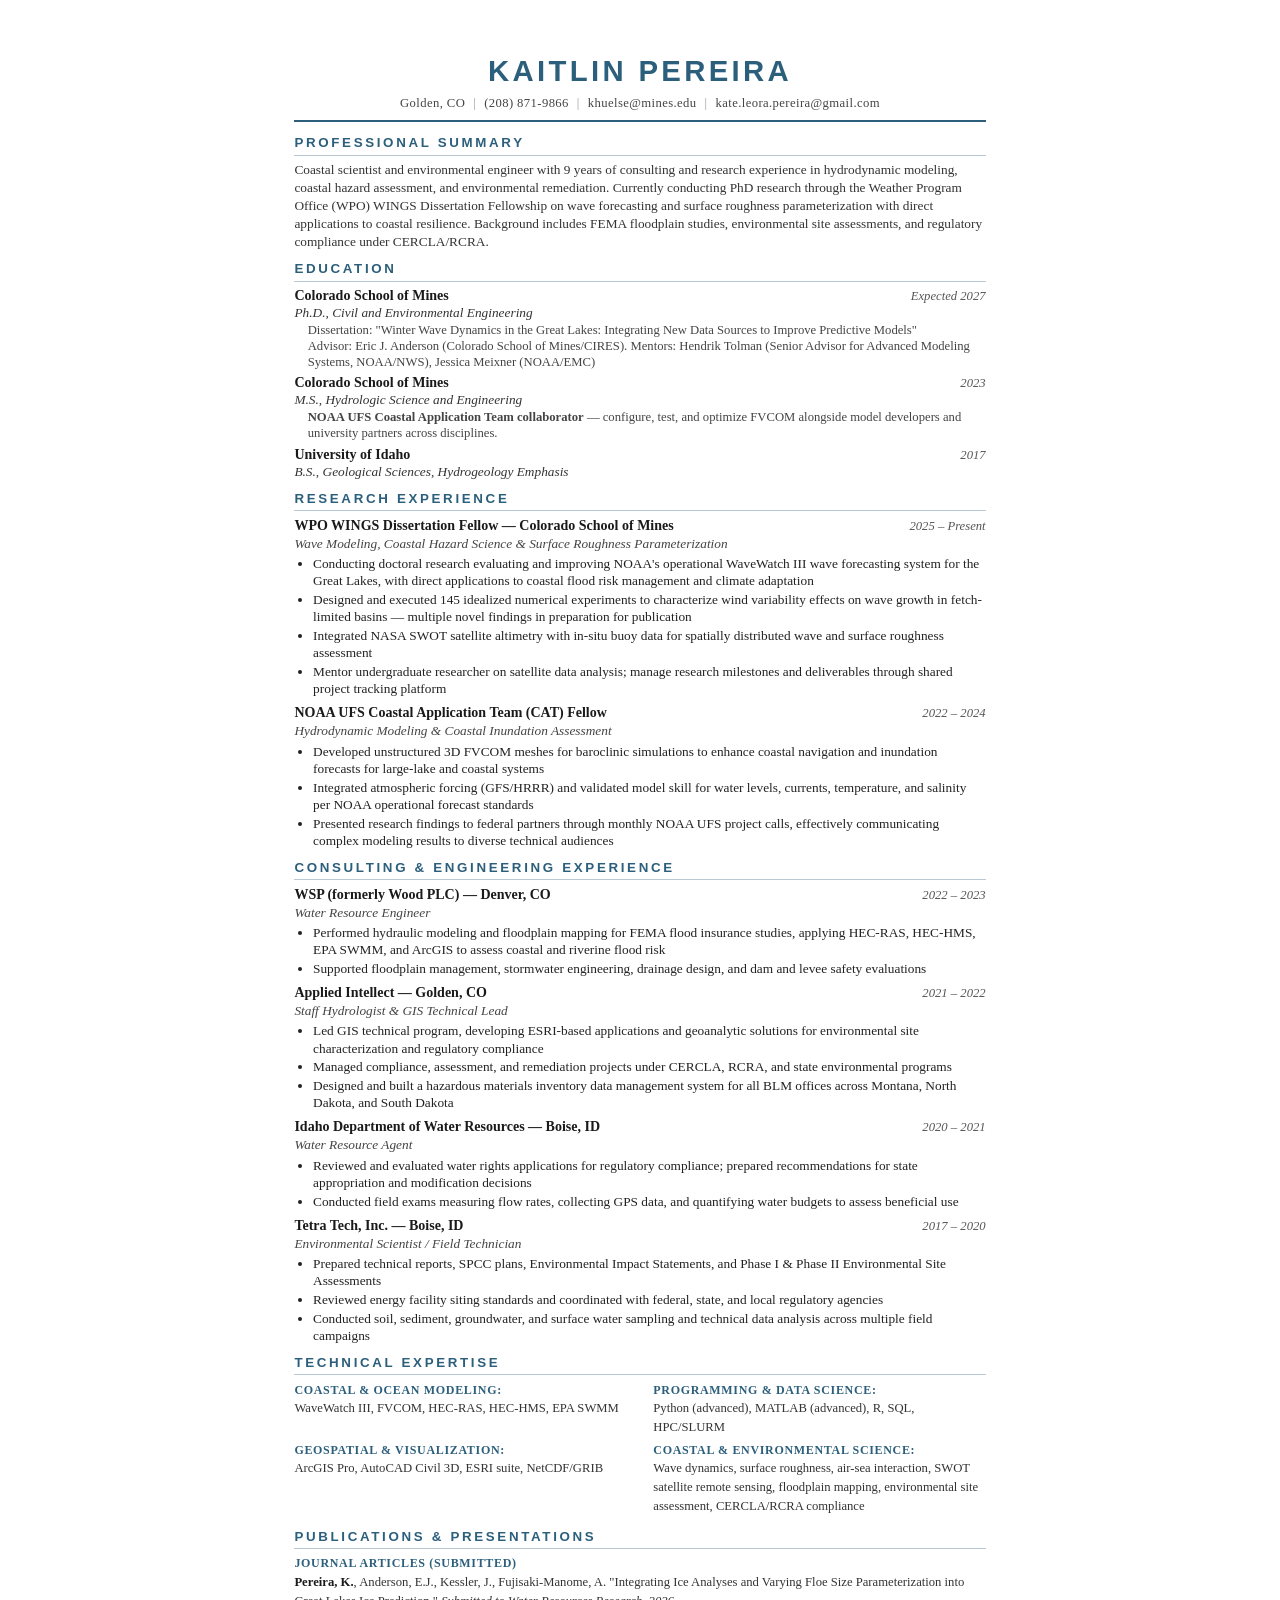
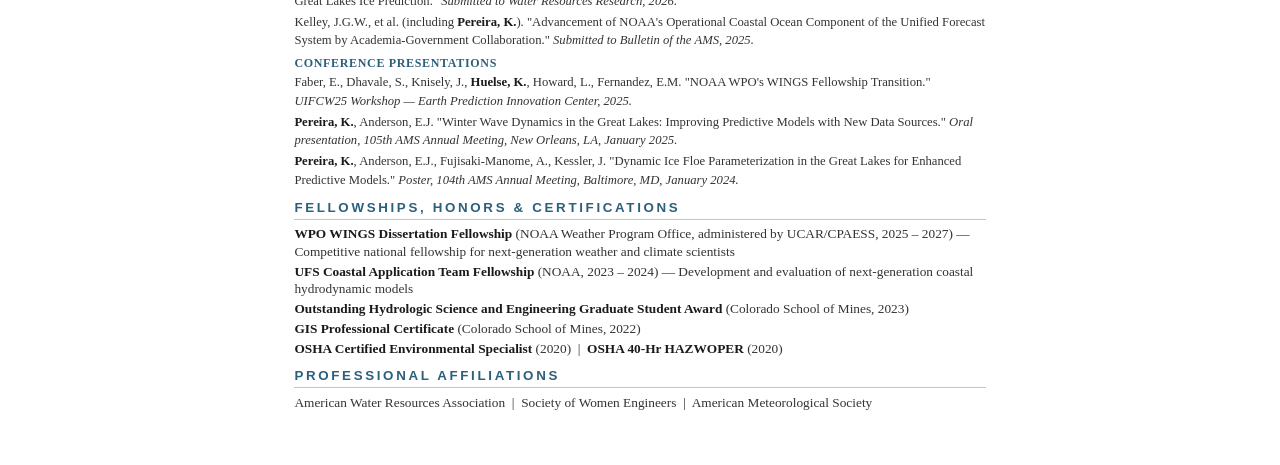
<file: static/files/resume.html>
<!DOCTYPE html>
<html lang="en">
<head>
<meta charset="UTF-8">
<meta name="viewport" content="width=device-width, initial-scale=1.0">
<title>Kaitlin Pereira - Resume</title>
<style>
  @page {
    margin: 0.55in 0.65in;
    size: letter;
  }
  * {
    margin: 0;
    padding: 0;
    box-sizing: border-box;
  }
  body {
    font-family: 'Garamond', 'Georgia', 'Times New Roman', serif;
    color: #1a1a1a;
    line-height: 1.25;
    font-size: 10.5pt;
    max-width: 8.5in;
    margin: 0 auto;
    padding: 0.55in 0.65in;
    background: #fff;
    -webkit-print-color-adjust: exact;
    print-color-adjust: exact;
  }

  /* ── Header ── */
  .header {
    text-align: center;
    margin-bottom: 10pt;
    padding-bottom: 6pt;
    border-bottom: 1.5pt solid #2c5f7c;
  }
  .header h1 {
    font-family: 'Helvetica Neue', 'Arial', sans-serif;
    font-size: 22pt;
    font-weight: 600;
    letter-spacing: 2.5pt;
    color: #2c5f7c;
    text-transform: uppercase;
    margin-bottom: 5pt;
  }
  .header .contact {
    font-size: 9.5pt;
    color: #444;
    letter-spacing: 0.3pt;
  }
  .header .contact a {
    color: #444;
    text-decoration: none;
  }
  .header .contact .sep {
    margin: 0 6pt;
    color: #999;
  }

  /* ── Section Headings ── */
  .section-title {
    font-family: 'Helvetica Neue', 'Arial', sans-serif;
    font-size: 10pt;
    font-weight: 600;
    text-transform: uppercase;
    letter-spacing: 2pt;
    color: #2c5f7c;
    border-bottom: 0.75pt solid #b8c9d4;
    padding-bottom: 2pt;
    margin-top: 8pt;
    margin-bottom: 4pt;
  }

  /* ── Professional Summary ── */
  .summary {
    font-size: 10pt;
    line-height: 1.35;
    color: #333;
    margin-bottom: 2pt;
  }

  /* ── Entries ── */
  .entry {
    margin-bottom: 5pt;
  }
  .entry-header {
    display: flex;
    justify-content: space-between;
    align-items: baseline;
    margin-bottom: 1pt;
  }
  .entry-title {
    font-weight: 700;
    font-size: 10.5pt;
    color: #1a1a1a;
  }
  .entry-date {
    font-size: 9.5pt;
    color: #555;
    white-space: nowrap;
    font-style: italic;
  }
  .entry-subtitle {
    font-style: italic;
    font-size: 10pt;
    color: #444;
    margin-bottom: 2pt;
  }
  .entry-detail {
    font-size: 9.5pt;
    color: #444;
    font-style: italic;
    margin-bottom: 2pt;
  }

  /* ── Bullet Lists ── */
  ul {
    margin-left: 14pt;
    margin-top: 1pt;
  }
  li {
    font-size: 10pt;
    line-height: 1.3;
    margin-bottom: 1pt;
    color: #222;
  }

  /* ── Education ── */
  .edu-entry {
    margin-bottom: 3pt;
  }
  .edu-header {
    display: flex;
    justify-content: space-between;
    align-items: baseline;
  }
  .edu-school {
    font-weight: 700;
    font-size: 10.5pt;
  }
  .edu-date {
    font-size: 9.5pt;
    color: #555;
    font-style: italic;
  }
  .edu-degree {
    font-style: italic;
    font-size: 10pt;
    color: #333;
  }
  .edu-note {
    font-size: 9.5pt;
    color: #444;
    margin-left: 10pt;
    margin-top: 1pt;
  }

  /* ── Skills Grid ── */
  .skills-grid {
    display: grid;
    grid-template-columns: 1fr 1fr;
    gap: 1pt 20pt;
    margin-top: 2pt;
  }
  .skill-category {
    font-size: 10pt;
    line-height: 1.4;
    margin-bottom: 2pt;
  }
  .skill-label {
    font-weight: 700;
    color: #2c5f7c;
    font-size: 9pt;
    text-transform: uppercase;
    letter-spacing: 0.5pt;
  }
  .skill-items {
    color: #333;
    font-size: 9.5pt;
  }

  /* ── Compact lists for orgs/certs ── */
  .compact-list {
    font-size: 9.5pt;
    color: #333;
    line-height: 1.45;
  }
  .compact-list .item-title {
    font-weight: 600;
    color: #1a1a1a;
  }

  /* ── Two Column ── */
  .two-col {
    display: grid;
    grid-template-columns: 1fr 1fr;
    gap: 2pt 24pt;
  }

  /* ── Print ── */
  @media print {
    body {
      padding: 0;
      font-size: 10.5pt;
    }
    .section-title {
      page-break-after: avoid;
    }
    .entry {
      page-break-inside: avoid;
    }
  }
</style>
</head>
<body>

<!-- ════════════ HEADER ════════════ -->
<div class="header">
  <h1>Kaitlin Pereira</h1>
  <div class="contact">
    Golden, CO<span class="sep">|</span>(208) 871-9866<span class="sep">|</span>khuelse@mines.edu<span class="sep">|</span>kate.leora.pereira@gmail.com
  </div>
</div>

<!-- ════════════ PROFESSIONAL SUMMARY ════════════ -->
<div class="section-title">Professional Summary</div>
<div class="summary">
  Coastal scientist and environmental engineer with 9 years of consulting and research experience in hydrodynamic modeling, coastal hazard assessment, and environmental remediation. Currently conducting PhD research through the Weather Program Office (WPO) WINGS Dissertation Fellowship on wave forecasting and surface roughness parameterization with direct applications to coastal resilience. Background includes FEMA floodplain studies, environmental site assessments, and regulatory compliance under CERCLA/RCRA.
</div>

<!-- ════════════ EDUCATION ════════════ -->
<div class="section-title">Education</div>

<div class="edu-entry">
  <div class="edu-header">
    <span class="edu-school">Colorado School of Mines</span>
    <span class="edu-date">Expected 2027</span>
  </div>
  <div class="edu-degree">Ph.D., Civil and Environmental Engineering</div>
  <div class="edu-note">Dissertation: "Winter Wave Dynamics in the Great Lakes: Integrating New Data Sources to Improve Predictive Models"<br>
  Advisor: Eric J. Anderson (Colorado School of Mines/CIRES). Mentors: Hendrik Tolman (Senior Advisor for Advanced Modeling Systems, NOAA/NWS), Jessica Meixner (NOAA/EMC)</div>
</div>

<div class="edu-entry">
  <div class="edu-header">
    <span class="edu-school">Colorado School of Mines</span>
    <span class="edu-date">2023</span>
  </div>
  <div class="edu-degree">M.S., Hydrologic Science and Engineering</div>
  <div class="edu-note"><strong>NOAA UFS Coastal Application Team collaborator</strong> &mdash; configure, test, and optimize FVCOM alongside model developers and university partners across disciplines.</div>
</div>

<div class="edu-entry">
  <div class="edu-header">
    <span class="edu-school">University of Idaho</span>
    <span class="edu-date">2017</span>
  </div>
  <div class="edu-degree">B.S., Geological Sciences, Hydrogeology Emphasis</div>
</div>

<!-- ════════════ RESEARCH EXPERIENCE ════════════ -->
<div class="section-title">Research Experience</div>

<div class="entry">
  <div class="entry-header">
    <span class="entry-title">WPO WINGS Dissertation Fellow &mdash; Colorado School of Mines</span>
    <span class="entry-date">2025 &ndash; Present</span>
  </div>
  <div class="entry-subtitle">Wave Modeling, Coastal Hazard Science &amp; Surface Roughness Parameterization</div>
  <ul>
    <li>Conducting doctoral research evaluating and improving NOAA's operational WaveWatch III wave forecasting system for the Great Lakes, with direct applications to coastal flood risk management and climate adaptation</li>
    <li>Designed and executed 145 idealized numerical experiments to characterize wind variability effects on wave growth in fetch-limited basins &mdash; multiple novel findings in preparation for publication</li>
    <li>Integrated NASA SWOT satellite altimetry with in-situ buoy data for spatially distributed wave and surface roughness assessment</li>
    <li>Mentor undergraduate researcher on satellite data analysis; manage research milestones and deliverables through shared project tracking platform</li>
  </ul>
</div>

<div class="entry">
  <div class="entry-header">
    <span class="entry-title">NOAA UFS Coastal Application Team (CAT) Fellow</span>
    <span class="entry-date">2022 &ndash; 2024</span>
  </div>
  <div class="entry-subtitle">Hydrodynamic Modeling &amp; Coastal Inundation Assessment</div>
  <ul>
    <li>Developed unstructured 3D FVCOM meshes for baroclinic simulations to enhance coastal navigation and inundation forecasts for large-lake and coastal systems</li>
    <li>Integrated atmospheric forcing (GFS/HRRR) and validated model skill for water levels, currents, temperature, and salinity per NOAA operational forecast standards</li>
    <li>Presented research findings to federal partners through monthly NOAA UFS project calls, effectively communicating complex modeling results to diverse technical audiences</li>
  </ul>
</div>

<!-- ════════════ CONSULTING & ENGINEERING EXPERIENCE ════════════ -->
<div class="section-title">Consulting &amp; Engineering Experience</div>

<div class="entry">
  <div class="entry-header">
    <span class="entry-title">WSP (formerly Wood PLC) &mdash; Denver, CO</span>
    <span class="entry-date">2022 &ndash; 2023</span>
  </div>
  <div class="entry-subtitle">Water Resource Engineer</div>
  <ul>
    <li>Performed hydraulic modeling and floodplain mapping for FEMA flood insurance studies, applying HEC-RAS, HEC-HMS, EPA SWMM, and ArcGIS to assess coastal and riverine flood risk</li>
    <li>Supported floodplain management, stormwater engineering, drainage design, and dam and levee safety evaluations</li>
  </ul>
</div>

<div class="entry">
  <div class="entry-header">
    <span class="entry-title">Applied Intellect &mdash; Golden, CO</span>
    <span class="entry-date">2021 &ndash; 2022</span>
  </div>
  <div class="entry-subtitle">Staff Hydrologist &amp; GIS Technical Lead</div>
  <ul>
    <li>Led GIS technical program, developing ESRI-based applications and geoanalytic solutions for environmental site characterization and regulatory compliance</li>
    <li>Managed compliance, assessment, and remediation projects under CERCLA, RCRA, and state environmental programs</li>
    <li>Designed and built a hazardous materials inventory data management system for all BLM offices across Montana, North Dakota, and South Dakota</li>
  </ul>
</div>

<div class="entry">
  <div class="entry-header">
    <span class="entry-title">Idaho Department of Water Resources &mdash; Boise, ID</span>
    <span class="entry-date">2020 &ndash; 2021</span>
  </div>
  <div class="entry-subtitle">Water Resource Agent</div>
  <ul>
    <li>Reviewed and evaluated water rights applications for regulatory compliance; prepared recommendations for state appropriation and modification decisions</li>
    <li>Conducted field exams measuring flow rates, collecting GPS data, and quantifying water budgets to assess beneficial use</li>
  </ul>
</div>

<div class="entry">
  <div class="entry-header">
    <span class="entry-title">Tetra Tech, Inc. &mdash; Boise, ID</span>
    <span class="entry-date">2017 &ndash; 2020</span>
  </div>
  <div class="entry-subtitle">Environmental Scientist / Field Technician</div>
  <ul>
    <li>Prepared technical reports, SPCC plans, Environmental Impact Statements, and Phase I &amp; Phase II Environmental Site Assessments</li>
    <li>Reviewed energy facility siting standards and coordinated with federal, state, and local regulatory agencies</li>
    <li>Conducted soil, sediment, groundwater, and surface water sampling and technical data analysis across multiple field campaigns</li>
  </ul>
</div>

<!-- ════════════ TECHNICAL SKILLS ════════════ -->
<div class="section-title">Technical Expertise</div>
<div class="skills-grid">
  <div class="skill-category">
    <span class="skill-label">Coastal &amp; Ocean Modeling:</span><br>
    <span class="skill-items">WaveWatch III, FVCOM, HEC-RAS, HEC-HMS, EPA SWMM</span>
  </div>
  <div class="skill-category">
    <span class="skill-label">Programming &amp; Data Science:</span><br>
    <span class="skill-items">Python (advanced), MATLAB (advanced), R, SQL, HPC/SLURM</span>
  </div>
  <div class="skill-category">
    <span class="skill-label">Geospatial &amp; Visualization:</span><br>
    <span class="skill-items">ArcGIS Pro, AutoCAD Civil 3D, ESRI suite, NetCDF/GRIB</span>
  </div>
  <div class="skill-category">
    <span class="skill-label">Coastal &amp; Environmental Science:</span><br>
    <span class="skill-items">Wave dynamics, surface roughness, air-sea interaction, SWOT satellite remote sensing, floodplain mapping, environmental site assessment, CERCLA/RCRA compliance</span>
  </div>
</div>

<!-- ════════════ PUBLICATIONS & PRESENTATIONS ════════════ -->
<div class="section-title">Publications &amp; Presentations</div>
<div class="compact-list">
  <p style="margin-bottom:1pt;font-size:9pt;font-weight:600;color:#2c5f7c;text-transform:uppercase;letter-spacing:0.5pt;">Journal Articles (Submitted)</p>
  <p style="margin-bottom:2pt;font-size:9.5pt;"><span class="item-title">Pereira, K.</span>, Anderson, E.J., Kessler, J., Fujisaki-Manome, A. "Integrating Ice Analyses and Varying Floe Size Parameterization into Great Lakes Ice Prediction." <em>Submitted to Water Resources Research, 2026.</em></p>
  <p style="margin-bottom:4pt;font-size:9.5pt;">Kelley, J.G.W., et al. (including <span class="item-title">Pereira, K.</span>). "Advancement of NOAA's Operational Coastal Ocean Component of the Unified Forecast System by Academia-Government Collaboration." <em>Submitted to Bulletin of the AMS, 2025.</em></p>
  <p style="margin-bottom:1pt;font-size:9pt;font-weight:600;color:#2c5f7c;text-transform:uppercase;letter-spacing:0.5pt;">Conference Presentations</p>
  <p style="margin-bottom:2pt;font-size:9.5pt;">Faber, E., Dhavale, S., Knisely, J., <span class="item-title">Huelse, K.</span>, Howard, L., Fernandez, E.M. "NOAA WPO's WINGS Fellowship Transition." <em>UIFCW25 Workshop &mdash; Earth Prediction Innovation Center, 2025.</em></p>
  <p style="margin-bottom:2pt;font-size:9.5pt;"><span class="item-title">Pereira, K.</span>, Anderson, E.J. "Winter Wave Dynamics in the Great Lakes: Improving Predictive Models with New Data Sources." <em>Oral presentation, 105th AMS Annual Meeting, New Orleans, LA, January 2025.</em></p>
  <p style="margin-bottom:2pt;font-size:9.5pt;"><span class="item-title">Pereira, K.</span>, Anderson, E.J., Fujisaki-Manome, A., Kessler, J. "Dynamic Ice Floe Parameterization in the Great Lakes for Enhanced Predictive Models." <em>Poster, 104th AMS Annual Meeting, Baltimore, MD, January 2024.</em></p>
</div>

<!-- ════════════ HONORS, FELLOWSHIPS & CERTIFICATIONS ════════════ -->
<div class="section-title">Fellowships, Honors &amp; Certifications</div>
<div class="compact-list" style="font-size:10pt; line-height:1.3;">
  <p style="margin-bottom:2pt;"><span class="item-title">WPO WINGS Dissertation Fellowship</span> (NOAA Weather Program Office, administered by UCAR/CPAESS, 2025 &ndash; 2027) &mdash; Competitive national fellowship for next-generation weather and climate scientists</p>
  <p style="margin-bottom:2pt;"><span class="item-title">UFS Coastal Application Team Fellowship</span> (NOAA, 2023 &ndash; 2024) &mdash; Development and evaluation of next-generation coastal hydrodynamic models</p>
  <p style="margin-bottom:2pt;"><span class="item-title">Outstanding Hydrologic Science and Engineering Graduate Student Award</span> (Colorado School of Mines, 2023)</p>
  <p style="margin-bottom:2pt;"><span class="item-title">GIS Professional Certificate</span> (Colorado School of Mines, 2022)</p>
  <p style="margin-bottom:2pt;"><span class="item-title">OSHA Certified Environmental Specialist</span> (2020) &nbsp;|&nbsp; <span class="item-title">OSHA 40-Hr HAZWOPER</span> (2020)</p>
</div>

<!-- ════════════ PROFESSIONAL AFFILIATIONS ════════════ -->
<div class="section-title">Professional Affiliations</div>
<div class="compact-list" style="font-size:10pt;">
  American Water Resources Association &nbsp;|&nbsp; Society of Women Engineers &nbsp;|&nbsp; American Meteorological Society
</div>

</body>
</html>
</file>
